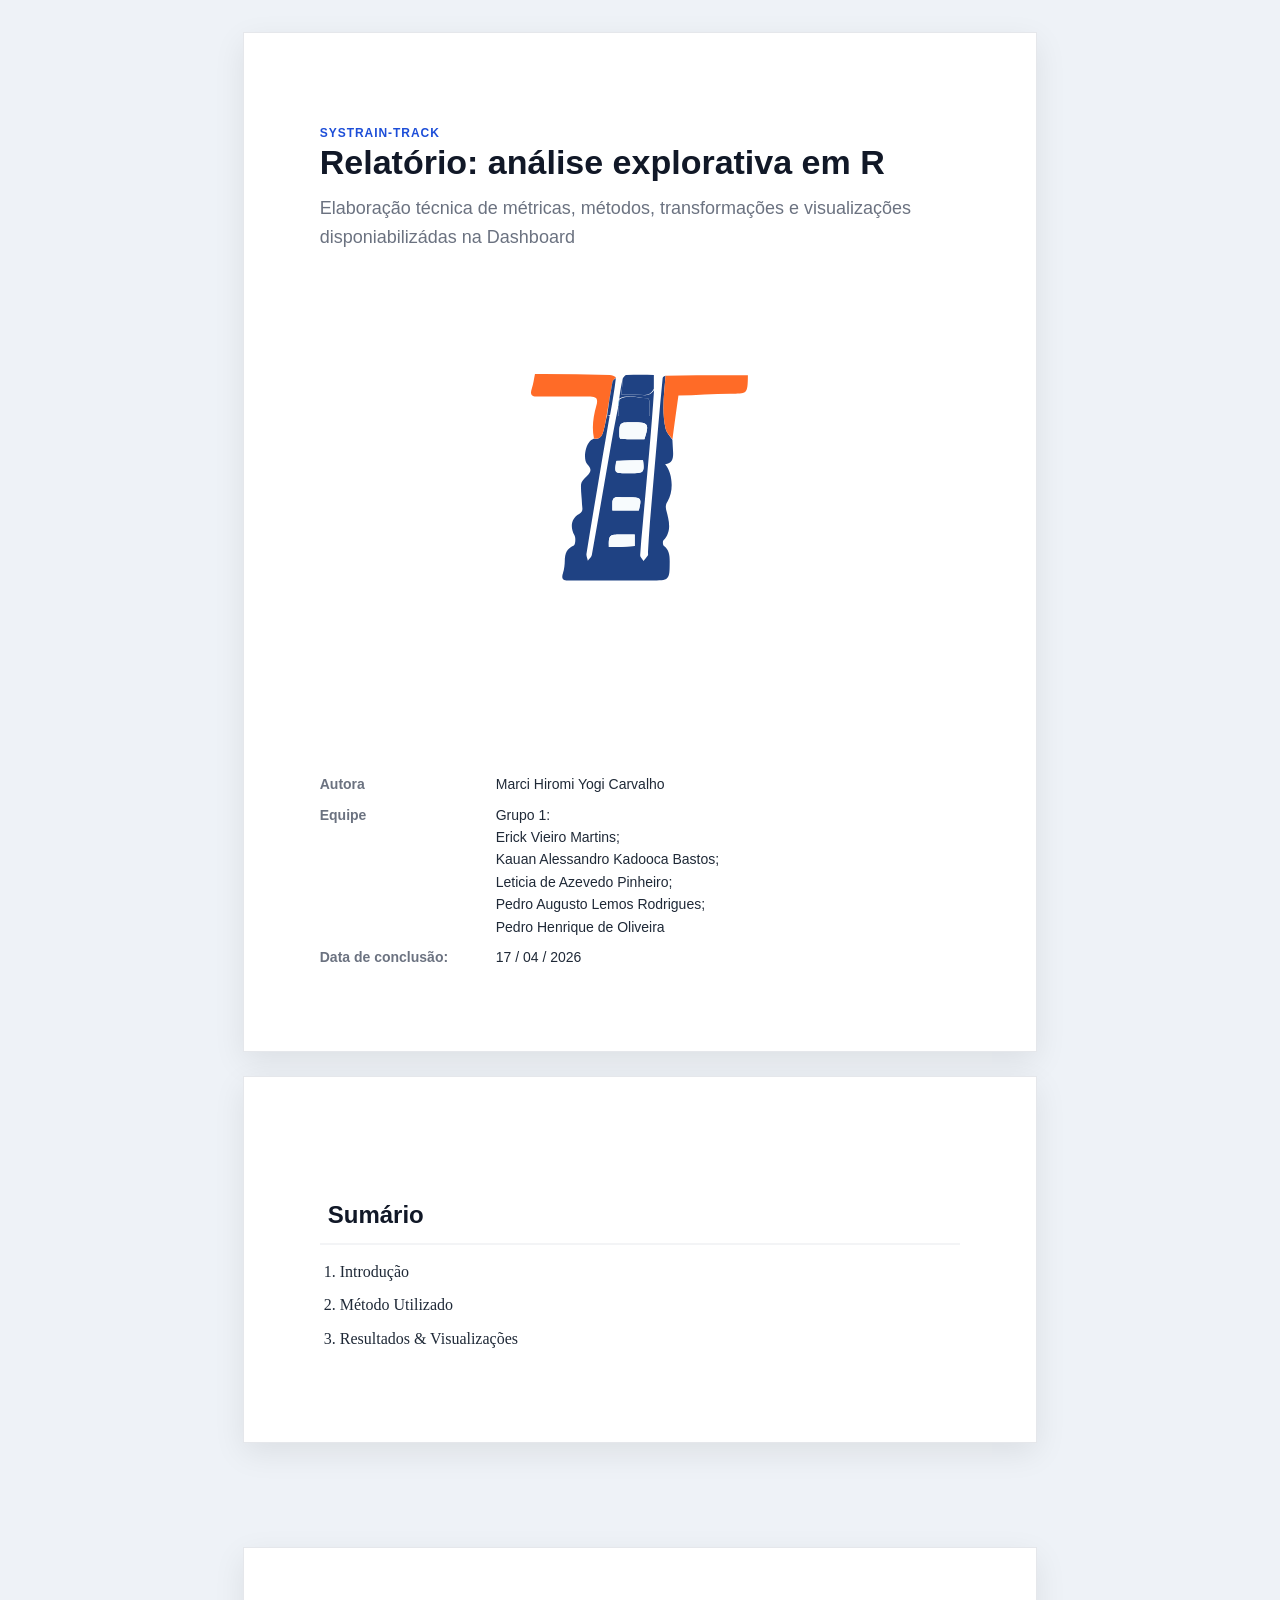
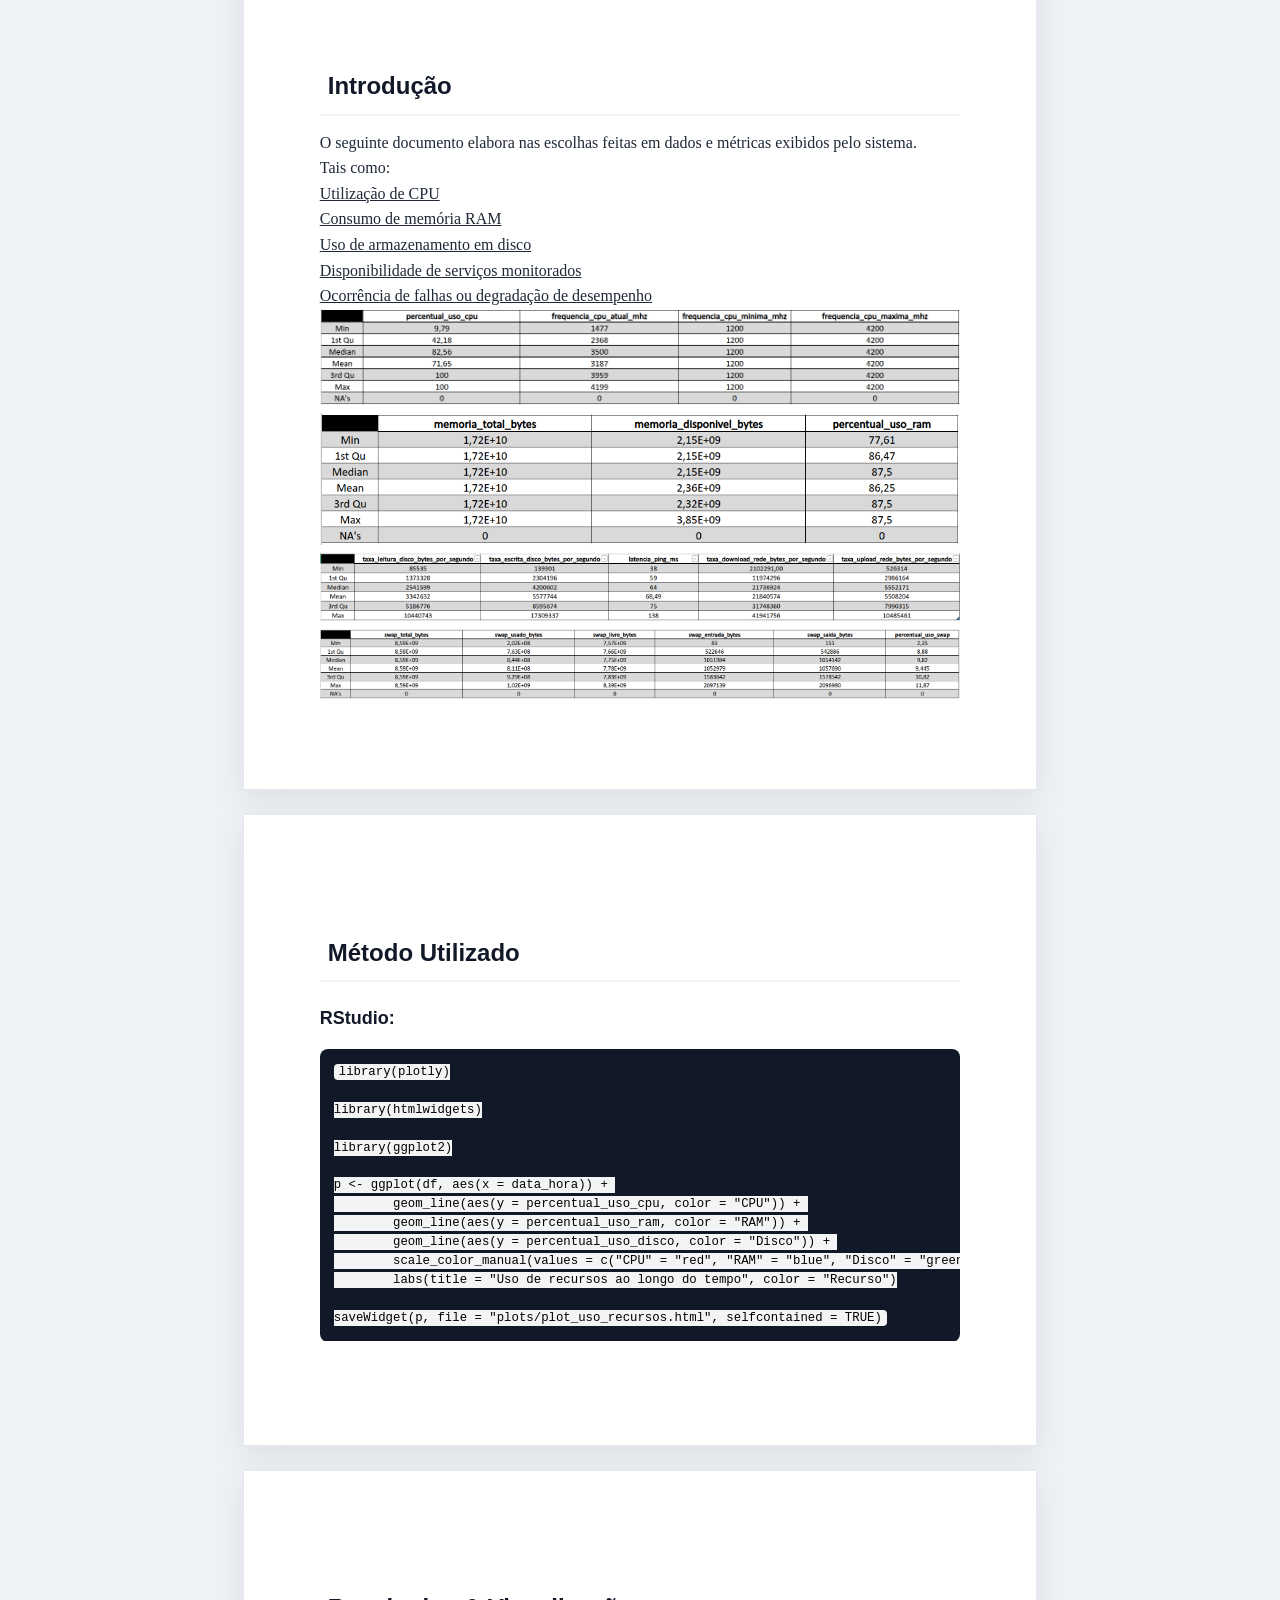
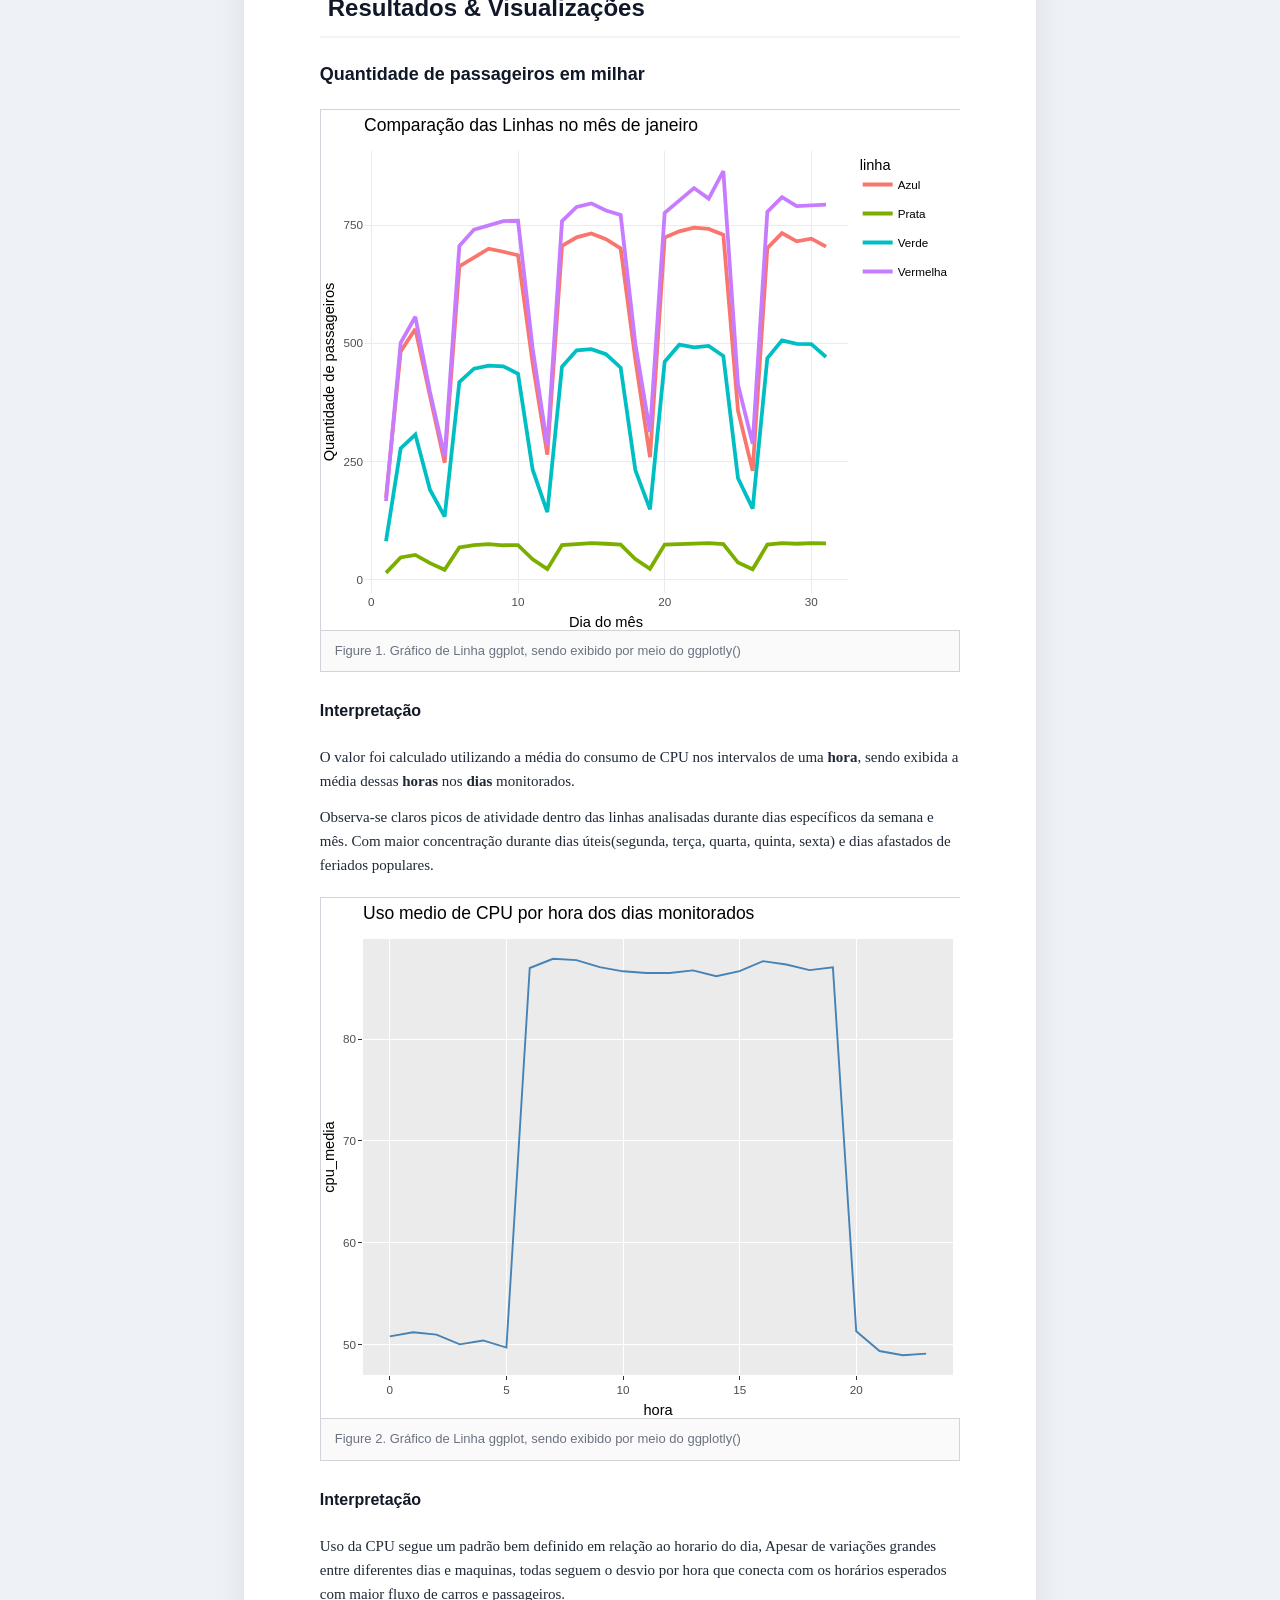
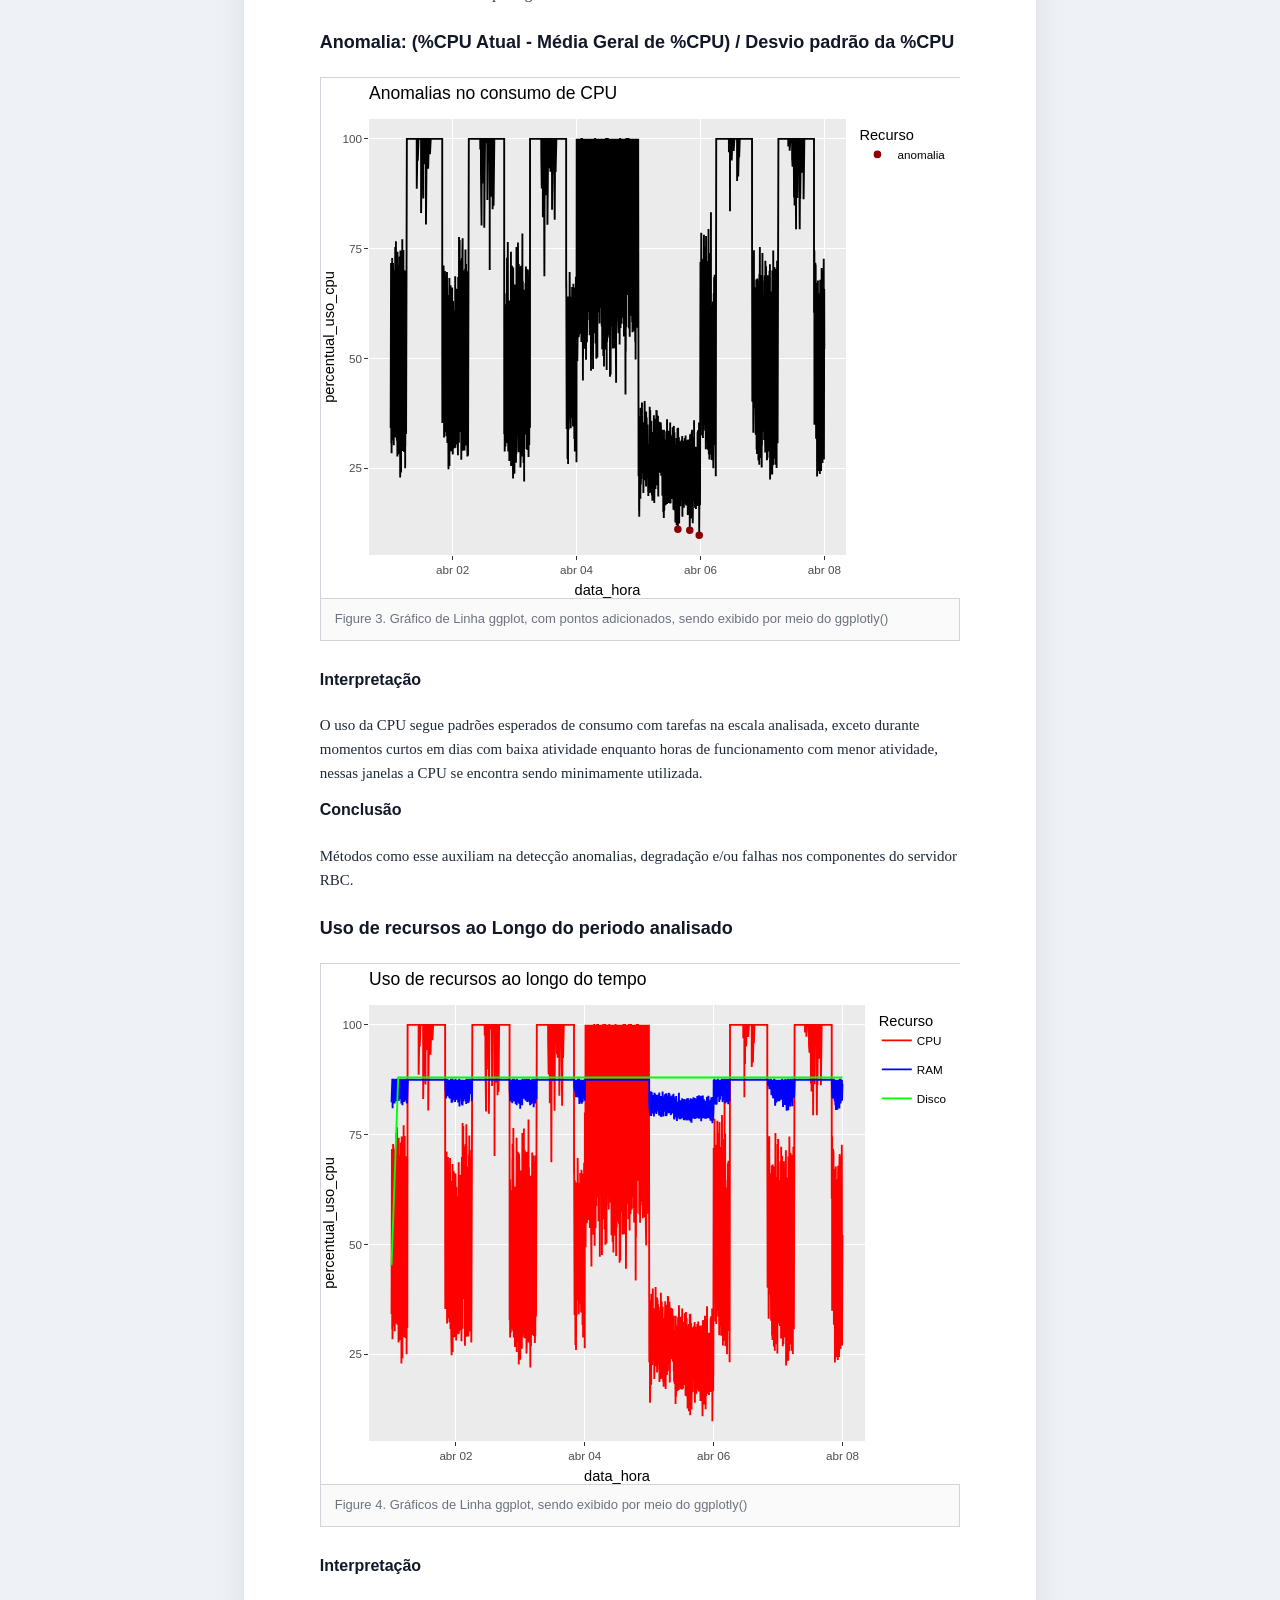
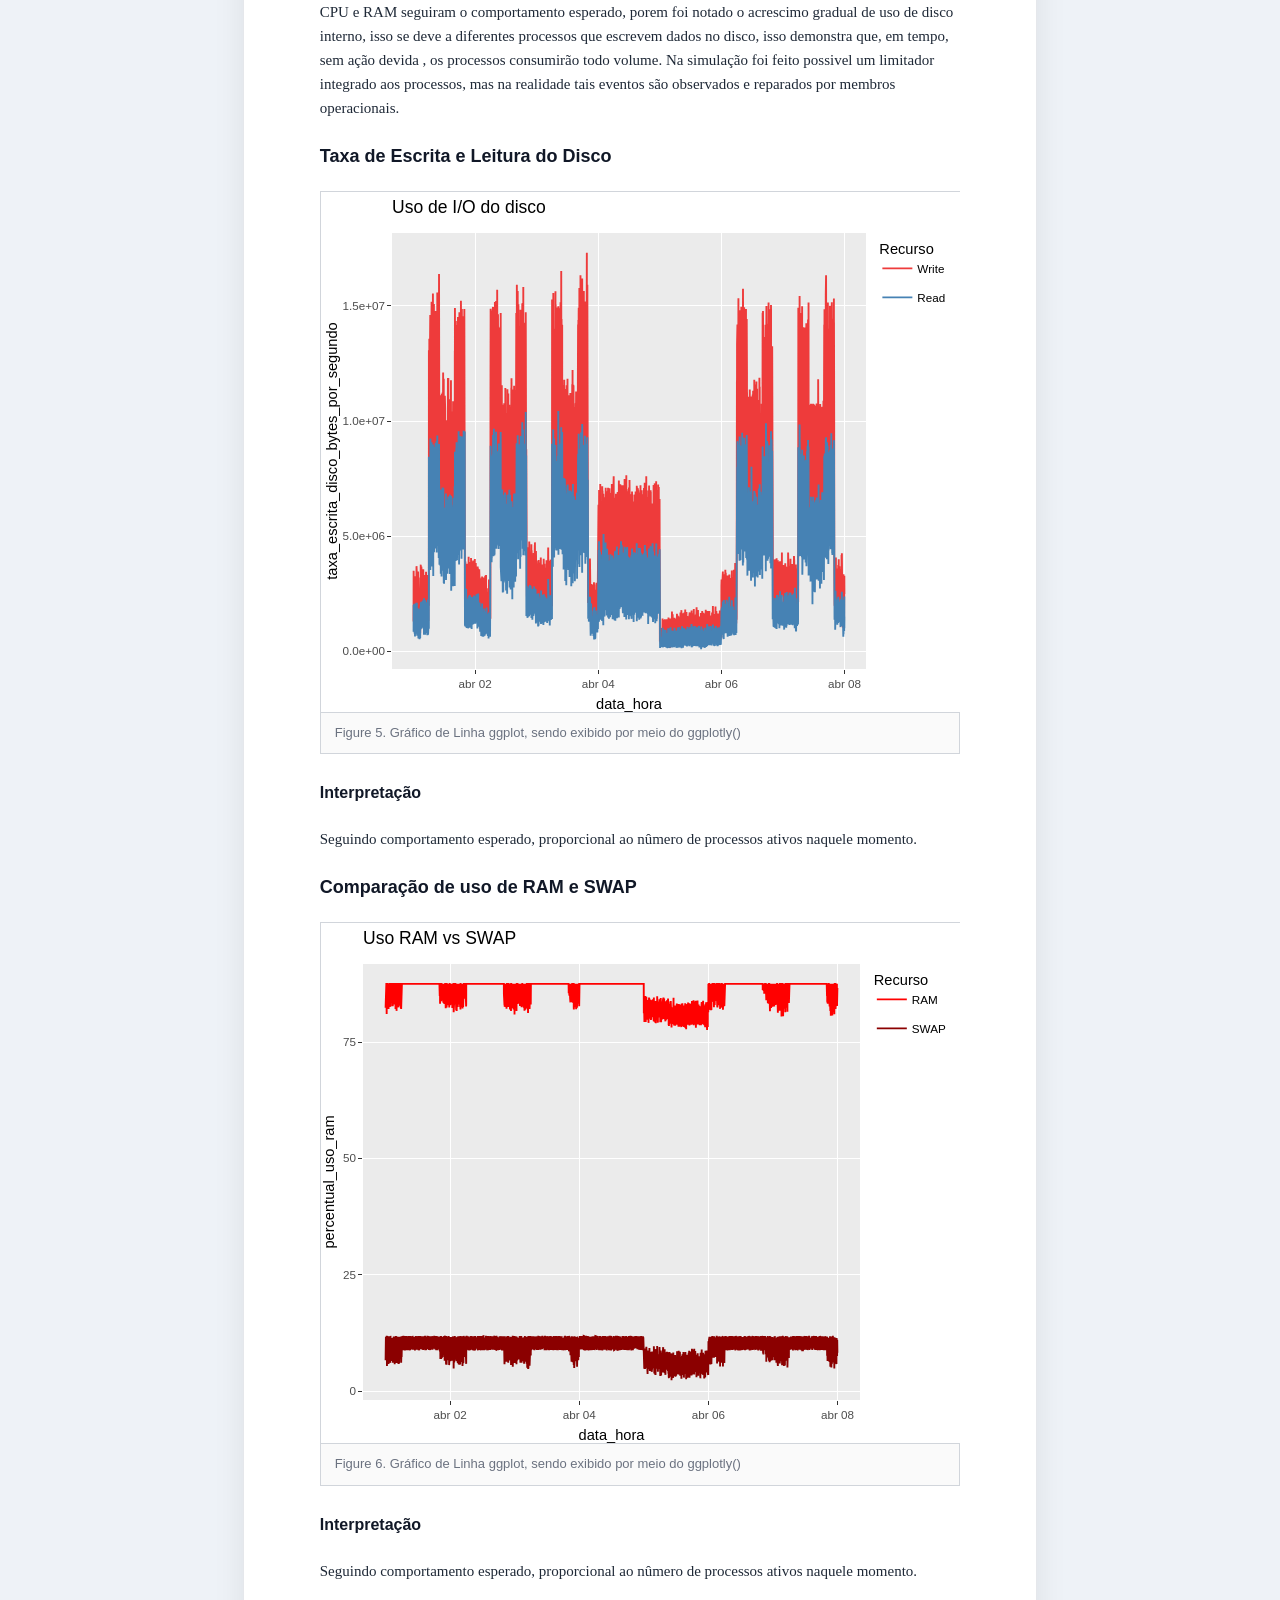
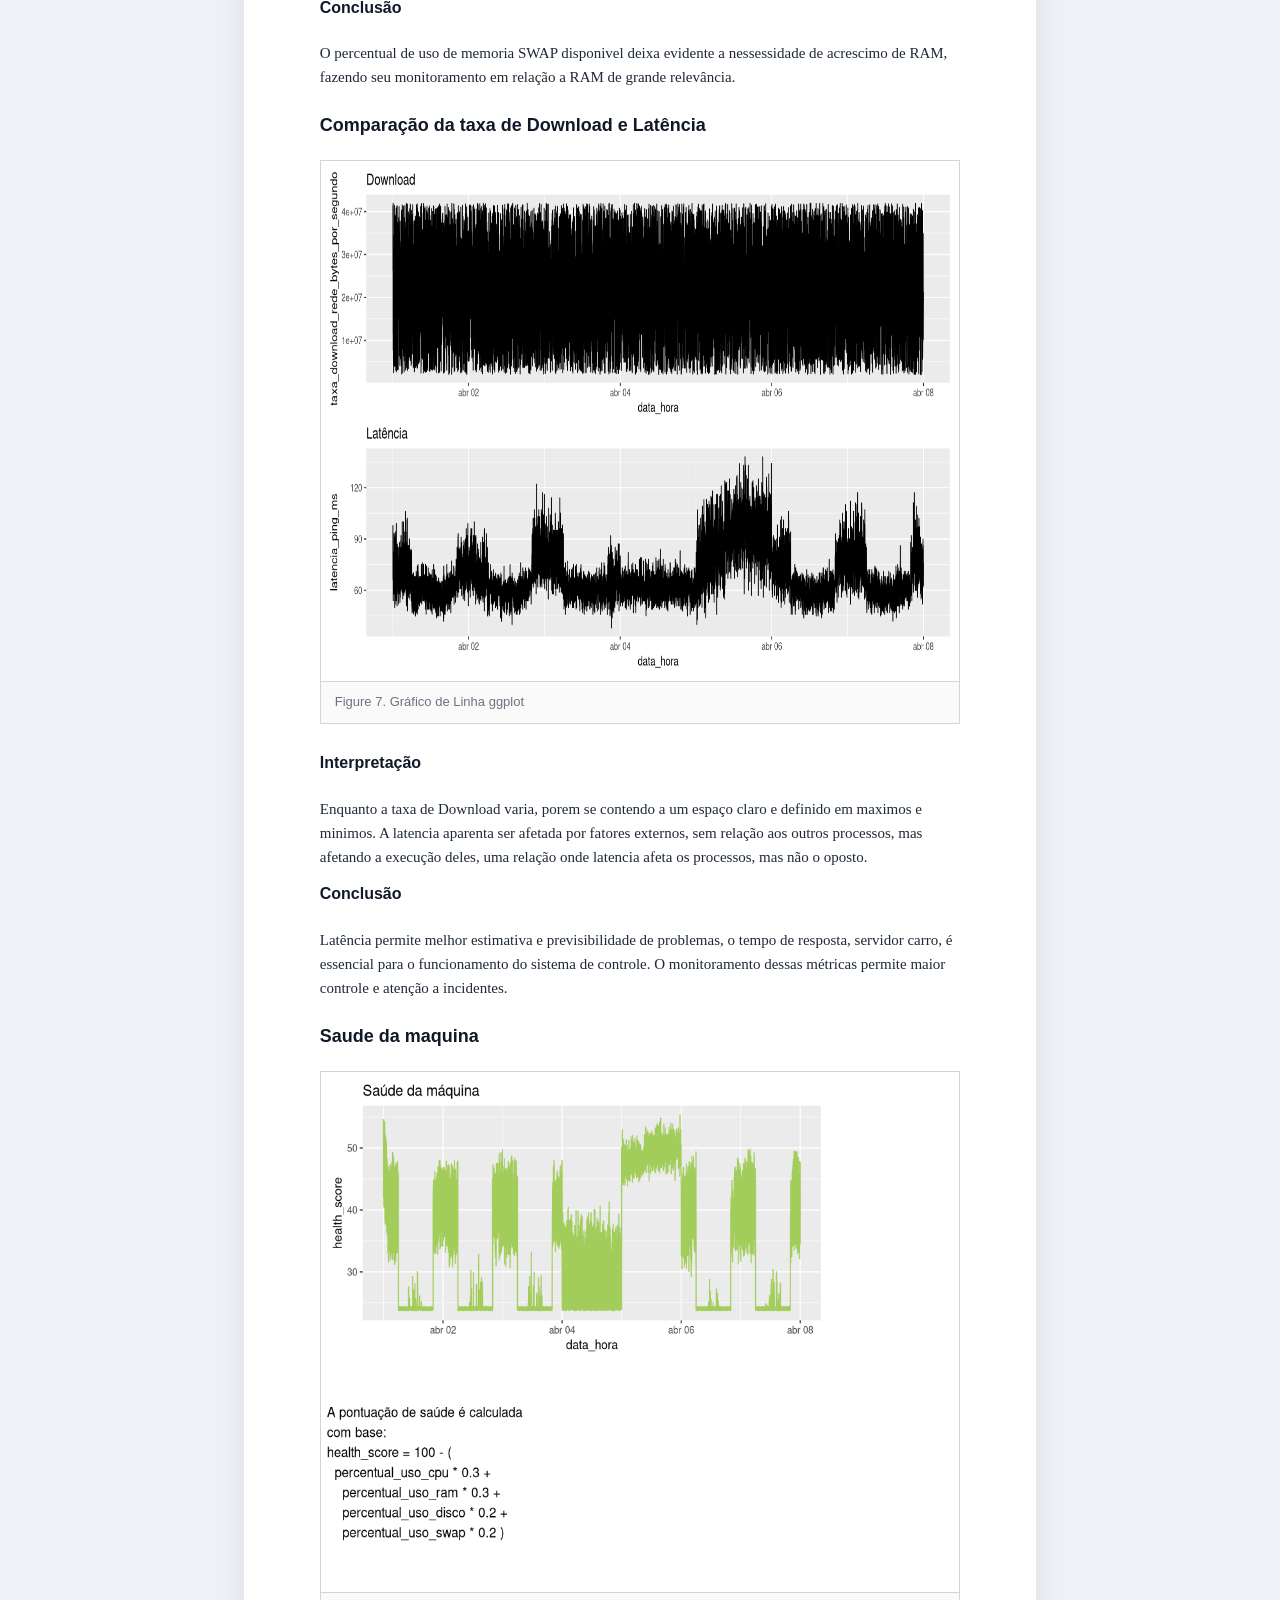
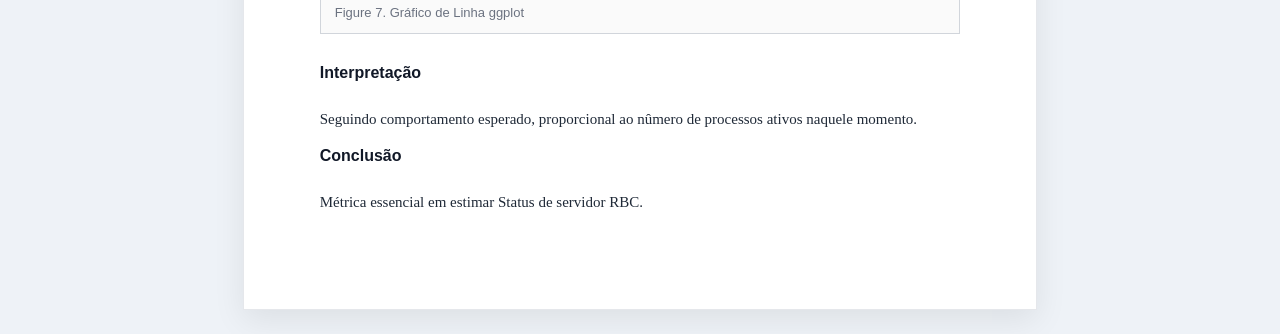
<file: rStudioData/documentacao/index.html>
<!doctype html>
<html lang="en">
  <head>
    <meta charset="UTF-8" />
    <meta name="viewport" content="width=device-width, initial-scale=1.0" />
    <title>Relatório: análise explorativa em R</title>
    <link rel="stylesheet" href="style.css" />
  </head>
  <body>
    <div class="document-shell">
      <section class="page cover">
        <div>
          <div class="eyebrow">SysTrain-Track</div>
          <h1>Relatório: análise explorativa em R</h1>
          <p class="subtitle">
            Elaboração técnica de métricas, métodos, transformações e visualizações disponiabilizádas na Dashboard
          </p>

          <div  style="display: flex; justify-content: center;">
            <strong>
              <br>
              <br>
              <br>
              <br>

                <img src="./assets/logo.svg" style="height: 23vh;"/> 

            </strong> 
            
          </div>
        </div>

        <div class="meta-grid">
          <div>Autora</div>
          <div>Marci Hiromi Yogi Carvalho</div>
          <div>Equipe</div>
          <div>Grupo 1: <br>
                        Erick Vieiro Martins;<br>
                        Kauan Alessandro Kadooca Bastos;<br>
                        Leticia de Azevedo Pinheiro;<br>
                        Pedro Augusto Lemos Rodrigues;<br>
                        Pedro Henrique de Oliveira 
          </div>
          <div>Data de conclusão:</div>
          <div>17 / 04 / 2026</div>
        </div>
      </section>
      <section class="page">
        <h2><span class="section-number"> </span>Sumário</h2>
        <ol class="toc">
          <li><a href="#overview">Introdução</a></li>
          <li><a href="#method">Método Utilizado</a></li>
          <li><a href="#results">Resultados & Visualizações</a></li>
        </ol>
        </div>
      </section>

      <section class="page" id="overview">
        <h2><span class="section-number"></span>Introdução</h2>

        O seguinte documento elabora nas escolhas feitas em dados e métricas exibidos pelo sistema.<br>
        Tais como: <br>
                <u>Utilização de CPU</u><br>
                <u>Consumo de memória RAM</u><br>
                <u>Uso de armazenamento em disco</u><br>
                <u>Disponibilidade de serviços monitorados</u><br>
                <u>Ocorrência de falhas ou degradação de desempenho</u><br>

        <img style="width: 100%;" src="../galeria/summary/cpu_tabela.png">
        <img style="width: 100%;" src="../galeria/summary/memo_tabela.png">
        <img style="width: 100%;" src="../galeria/summary/disco_tabela.png">
        <img style="width: 100%;" src="../galeria/summary/swap_tabela.png">

            
      </section>

      <section class="page" id="method">
        <h2><span class="section-number"></span>Método Utilizado</h2>

        <h3>RStudio:</h3>
        <pre>
<code style="color: black;">library(plotly)

library(htmlwidgets)

library(ggplot2)

p <- ggplot(df, aes(x = data_hora)) + 
        geom_line(aes(y = percentual_uso_cpu, color = "CPU")) + 
        geom_line(aes(y = percentual_uso_ram, color = "RAM")) + 
        geom_line(aes(y = percentual_uso_disco, color = "Disco")) + 
        scale_color_manual(values = c("CPU" = "red", "RAM" = "blue", "Disco" = "green")) +
        labs(title = "Uso de recursos ao longo do tempo", color = "Recurso")

saveWidget(p, file = "plots/plot_uso_recursos.html", selfcontained = TRUE)
</code></pre>

      </section>




      <section class="page" id="results">
        <h2><span class="section-number"></span>Resultados & Visualizações</h2>
        <!--  -->
        <!--  -->
        <!--  -->
        <h3> Quantidade de passageiros em milhar</h3>
        <div class="plot-block">
          <iframe class="plot-frame" src="../galeria/comparacao_linhas_janeiro.html"></iframe>
          <div class="plot-caption">
            Figure 1. Gráfico de Linha ggplot, sendo exibido por meio do ggplotly() 
          </div>
        </div>
        <h4>Interpretação</h4>
        <p>
          O valor foi calculado utilizando a média do consumo de CPU nos intervalos de uma <b>hora</b>, 
          sendo exibida a média dessas <b>horas</b> nos <b>dias</b> monitorados.
        </p>
        <p>
          Observa-se claros picos de atividade dentro das linhas analisadas durante dias
          específicos da semana e mês. Com maior concentração durante dias úteis(segunda, terça, 
          quarta, quinta, sexta) e dias afastados de feriados populares.
        </p>
        <!--  -->
        <div class="plot-block">
          <iframe class="plot-frame" src="../galeria/cpu_media_por_hora.html"></iframe>
          <div class="plot-caption">
            Figure 2. Gráfico de Linha ggplot, sendo exibido por meio do ggplotly() 
          </div>
        </div>
        <h4>Interpretação</h4>
        <p>
          Uso da CPU segue um padrão bem definido em relação ao horario do dia, 
          Apesar de variações grandes entre diferentes dias e maquinas, todas seguem
          o desvio por hora que conecta com os horários esperados com maior fluxo de 
          carros e passageiros.
        </p>
        <!--  -->
        <!--  -->
        <!--  -->
        <h3>Anomalia: (%CPU Atual - Média Geral de %CPU) / Desvio padrão da %CPU</h3>
        <div class="plot-block">
          <iframe class="plot-frame" src="../galeria/anomalia_cpu_ao_longo_do_tempo.html"></iframe>
          <div class="plot-caption">
            Figure 3. Gráfico de Linha ggplot, com pontos adicionados, sendo exibido por meio do ggplotly() 
          </div>
        </div>
        <h4>Interpretação</h4>
        <p>
          O uso da CPU segue padrões esperados de consumo com tarefas na escala analisada, exceto durante
          momentos curtos em dias com baixa atividade enquanto horas de funcionamento com menor atividade, 
          nessas janelas a CPU se encontra sendo minimamente utilizada.
        </p>
        <h4>Conclusão</h4>
        <p>
            Métodos como esse auxiliam na detecção anomalias, degradação e/ou falhas nos componentes do servidor RBC.
        </p>
        <!--  -->
        <!--  -->
        <!--  -->
        <h3>Uso de recursos ao Longo do periodo analisado</h3>
        <div class="plot-block">
          <iframe class="plot-frame" src="../galeria/Uso_de_recursos_ao_longo_do_tempo.html"></iframe>
          <div class="plot-caption">
            Figure 4. Gráficos de Linha ggplot, sendo exibido por meio do ggplotly() 
          </div>
        </div>
        <h4>Interpretação</h4>
        <p>
          CPU e RAM seguiram o comportamento esperado, porem foi notado o acrescimo gradual de uso de disco interno,
          isso se deve a diferentes processos que escrevem dados no disco, isso demonstra que, em tempo, sem ação devida
          , os processos consumirão todo volume. Na simulação foi feito possivel um limitador integrado aos processos, mas na realidade
          tais eventos são observados e reparados por membros operacionais.
        </p>
        <!--  -->
        <!--  -->
        <!--  -->
        <h3>Taxa de Escrita e Leitura do Disco</h3>
        <div class="plot-block">
          <iframe class="plot-frame" src="../galeria/uso_Input_Output_do_disco.html"></iframe>
          <div class="plot-caption">
            Figure 5. Gráfico de Linha ggplot, sendo exibido por meio do ggplotly() 
          </div>
        </div>
        <h4>Interpretação</h4>
        <p>
          Seguindo comportamento esperado, proporcional ao nûmero de processos ativos naquele momento.
        </p>
        <!--  -->
        <!--  -->
        <!--  -->
        <h3>Comparação de uso de RAM e SWAP</h3>
        <div class="plot-block">
          <iframe class="plot-frame" src="../galeria/comparacao_uso_ram_e_swap.html"></iframe>
          <div class="plot-caption">
            Figure 6. Gráfico de Linha ggplot, sendo exibido por meio do ggplotly() 
          </div>
        </div>
        <h4>Interpretação</h4>
        <p>
          Seguindo comportamento esperado, proporcional ao nûmero de processos ativos naquele momento.
        </p>
        <h4>Conclusão</h4>
        <p>
            O percentual de uso de memoria SWAP disponivel deixa evidente a nessessidade de acrescimo de RAM,
            fazendo seu monitoramento em relação a RAM de grande relevância.
        </p>
        <!--  -->
        <!--  -->
        <!--  -->
        <h3>Comparação da taxa de Download e Latência</h3>
        <div class="plot-block">
          <img class="plot-frame" src="../galeria/download_latencia_comp.png">
          <div class="plot-caption">
            Figure 7. Gráfico de Linha ggplot
          </div>
        </div>
        <h4>Interpretação</h4>
        <p>
          Enquanto a taxa de Download varia, porem se contendo a um espaço claro e definido em maximos e minimos.
          A latencia aparenta ser afetada por fatores externos, sem relação aos outros processos, mas afetando a execução deles, 
          uma relação onde latencia afeta os processos, mas não o oposto.
        </p>

        <h4>Conclusão</h4>
        <p>
            Latência permite melhor estimativa e previsibilidade de problemas, o tempo de resposta, servidor carro, é essencial 
            para o funcionamento do sistema de controle. O monitoramento dessas métricas permite maior controle e atenção a incidentes.
        </p>
        <!--  -->
        <!--  -->
        <!--  -->
        <h3>Saude da maquina</h3>
        <div class="plot-block">
          <img class="plot-frame" src="../galeria/Saude_maquina.png">
          <div class="plot-caption">
            Figure 7. Gráfico de Linha ggplot
          </div>
        </div>
        <h4>Interpretação</h4>
        <p>
          Seguindo comportamento esperado, proporcional ao nûmero de processos ativos naquele momento.
        </p>
        <h4>Conclusão</h4>
        <p>
            Métrica essencial em estimar Status de servidor RBC.
        </p>

      </section>
  </body>
</html>
</file>
<file: rStudioData/documentacao/style.css>
:root {
  --page-width: 210mm;
  --text: #1f2937;
  --muted: #6b7280;
  --border: #d1d5db;
  --soft: #f3f4f6;
  --accent: #1d4ed8;
  --bg: #eef2f7;
}
* {
  box-sizing: border-box;
}

html {
  scroll-behavior: smooth;
}

body {
  margin: 0;
  background: var(--bg);
  color: var(--text);
  font-family: Georgia, "Times New Roman", serif;
  line-height: 1.6;
}

.document-shell {
  max-width: calc(var(--page-width) + 80px);
  margin: 32px auto;
  padding: 0 24px 48px;
}

.page {
  width: 100%;
  max-width: var(--page-width);
  margin: 0 auto 24px;
  background: white;
  padding: 24mm 20mm 22mm;
  box-shadow: 0 10px 30px rgba(0, 0, 0, 0.08);
  border: 1px solid #e5e7eb;
  position: relative;
}

.cover {
  min-height: 270mm;
  display: flex;
  flex-direction: column;
  justify-content: space-between;
}

.eyebrow {
  text-transform: uppercase;
  letter-spacing: 0.08em;
  color: var(--accent);
  font-size: 12px;
  font-family: Arial, Helvetica, sans-serif;
  font-weight: 700;
}

h1,
h2,
h3,
h4 {
  font-family: Arial, Helvetica, sans-serif;
  color: #111827;
  margin-top: 0;
}

h1 {
  font-size: 34px;
  line-height: 1.15;
  margin-bottom: 12px;
}

h2 {
  font-size: 24px;
  border-bottom: 2px solid var(--soft);
  padding-bottom: 8px;
  margin-top: 28px;
  margin-bottom: 14px;
}

h3 {
  font-size: 18px;
  margin-top: 22px;
  margin-bottom: 8px;
}

p {
  margin: 0 0 12px;
  font-size: 15px;
}

.subtitle {
  font-size: 18px;
  color: var(--muted);
  margin-bottom: 20px;
  font-family: Arial, Helvetica, sans-serif;
}

.meta-grid {
  display: grid;
  grid-template-columns: 160px 1fr;
  gap: 8px 16px;
  margin-top: 24px;
  max-width: 520px;
  font-family: Arial, Helvetica, sans-serif;
  font-size: 14px;
}

.meta-grid div:nth-child(odd) {
  color: var(--muted);
  font-weight: 700;
}

.toc {
  padding-left: 20px;
  margin: 0;
}

.toc li {
  margin: 8px 0;
}

.toc a {
  color: var(--text);
  text-decoration: none;
  border-bottom: 1px dotted transparent;
}

.toc a:hover {
  color: var(--accent);
  border-color: var(--accent);
}

.callout {
  border-left: 4px solid var(--accent);
  background: #eff6ff;
  padding: 12px 14px;
  margin: 18px 0;
  font-size: 14px;
}

.summary-box {
  background: #fafafa;
  border: 1px solid var(--border);
  padding: 14px 16px;
  margin: 18px 0 20px;
  border-radius: 6px;
}

.section-number {
  color: var(--accent);
  margin-right: 8px;
}

table {
  width: 100%;
  border-collapse: collapse;
  margin: 16px 0 22px;
  font-size: 14px;
}

th,
td {
  border: 1px solid var(--border);
  padding: 10px 12px;
  text-align: left;
  vertical-align: top;
}

th {
  background: var(--soft);
  font-family: Arial, Helvetica, sans-serif;
}

.plot-block {
  margin: 20px 0 26px;
  border: 1px solid var(--border);
  background: white;
}

.plot-frame {
  width: 100%;
  height: 520px;
  border: 0;
  display: block;
  background: white;
}

.plot-caption {
  border-top: 1px solid var(--border);
  background: #fafafa;
  padding: 10px 14px;
  font-size: 13px;
  color: var(--muted);
  font-family: Arial, Helvetica, sans-serif;
}

.two-col {
  display: grid;
  grid-template-columns: 1fr 1fr;
  gap: 20px;
}

.footer-note {
  margin-top: 32px;
  padding-top: 12px;
  border-top: 1px solid var(--border);
  color: var(--muted);
  font-size: 12px;
  font-family: Arial, Helvetica, sans-serif;
}

.page-number::after {
  content: counter(page);
}

ul,
ol {
  margin-top: 0;
  margin-bottom: 12px;
}

code {
  font-family: Consolas, Monaco, monospace;
  background: #f3f4f6;
  padding: 1px 5px;
  border-radius: 4px;
  font-size: 0.95em;
}

pre {
  overflow-x: auto;
  background: #111827;
  color: #f9fafb;
  padding: 14px;
  border-radius: 8px;
  font-size: 13px;
  line-height: 1.45;
  margin: 16px 0 20px;
}

@media screen and (max-width: 900px) {
  .document-shell {
    padding: 0 12px 24px;
  }

  .page {
    padding: 18mm 12mm 18mm;
  }

  .two-col {
    grid-template-columns: 1fr;
  }

  .plot-frame {
    height: 420px;
  }
}

@media print {
  body {
    background: white;
  }

  .document-shell {
    margin: 0;
    padding: 0;
    max-width: none;
  }

  .page {
    width: auto;
    max-width: none;
    margin: 0;
    box-shadow: none;
    border: none;
    page-break-after: always;
  }

  .page:last-child {
    page-break-after: auto;
  }

  @page {
    size: A4;
    margin: 18mm 14mm 18mm 14mm;
  }
}
</file>
